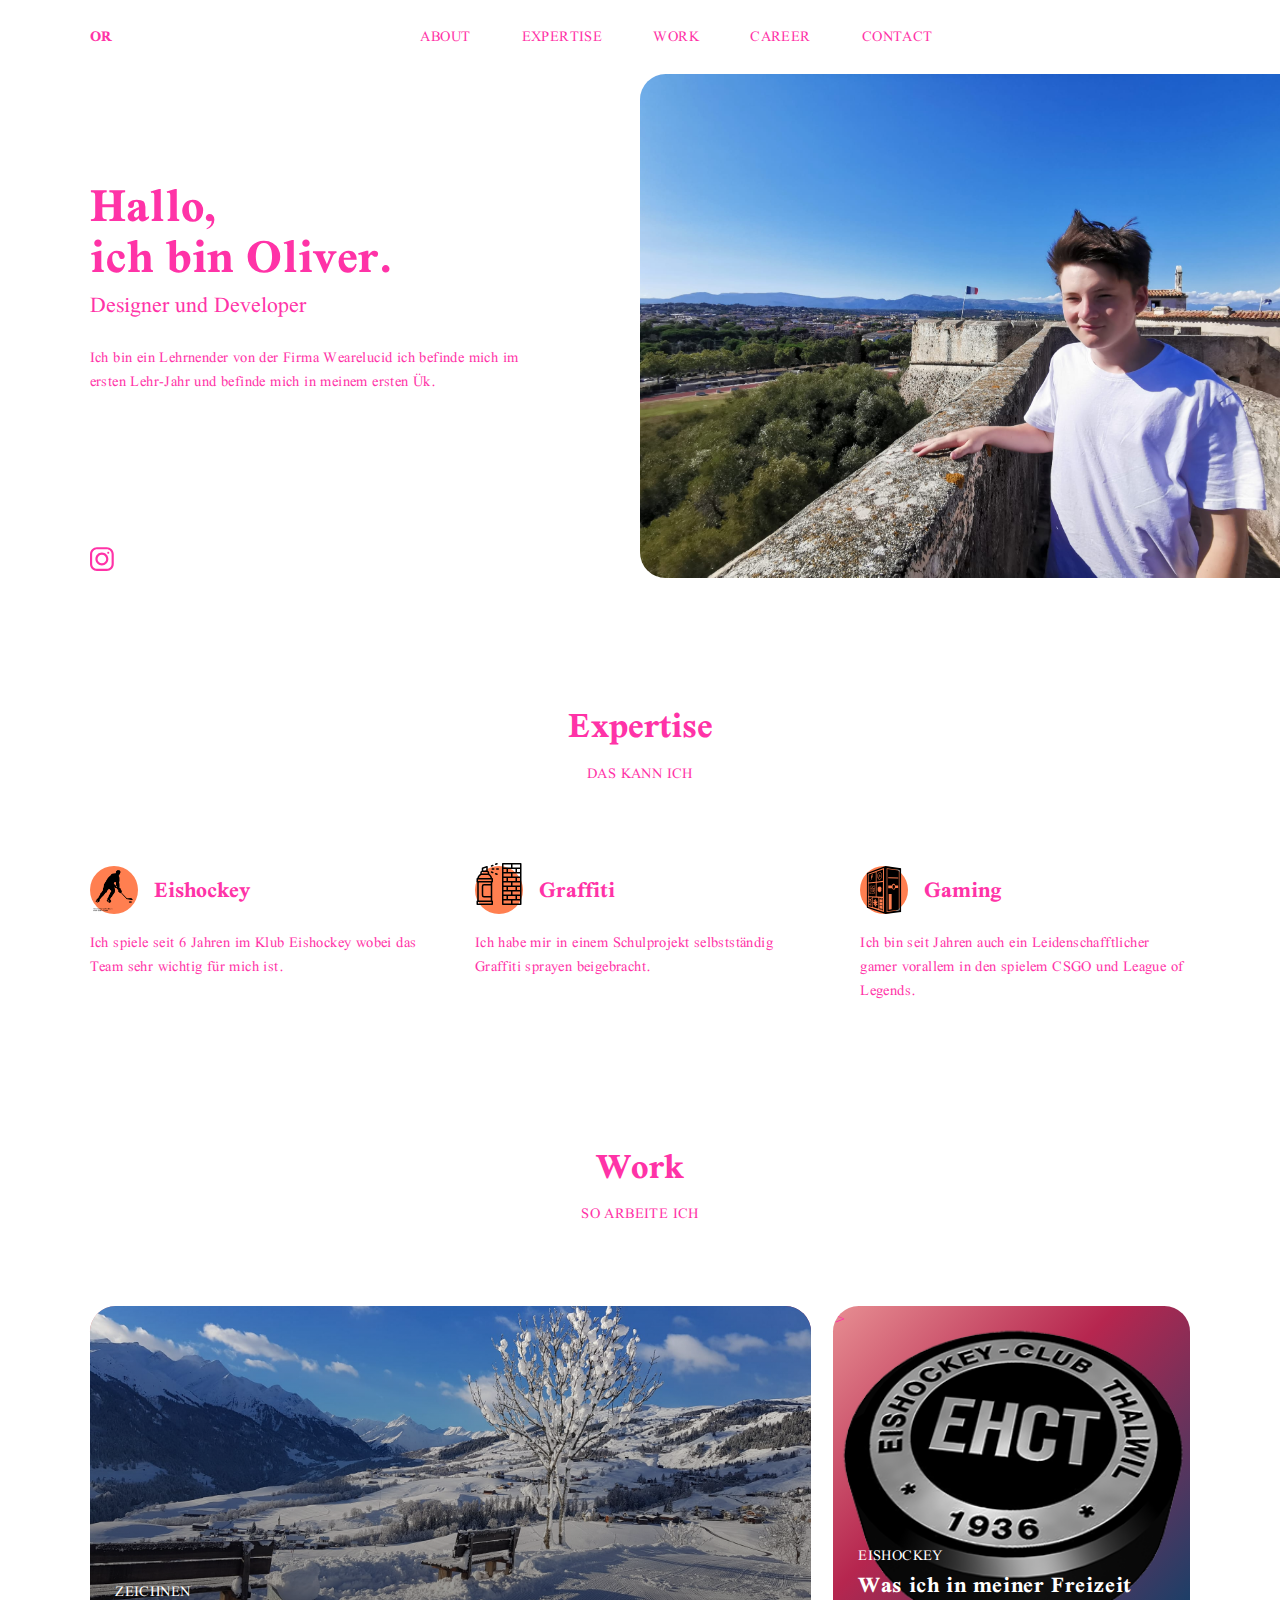
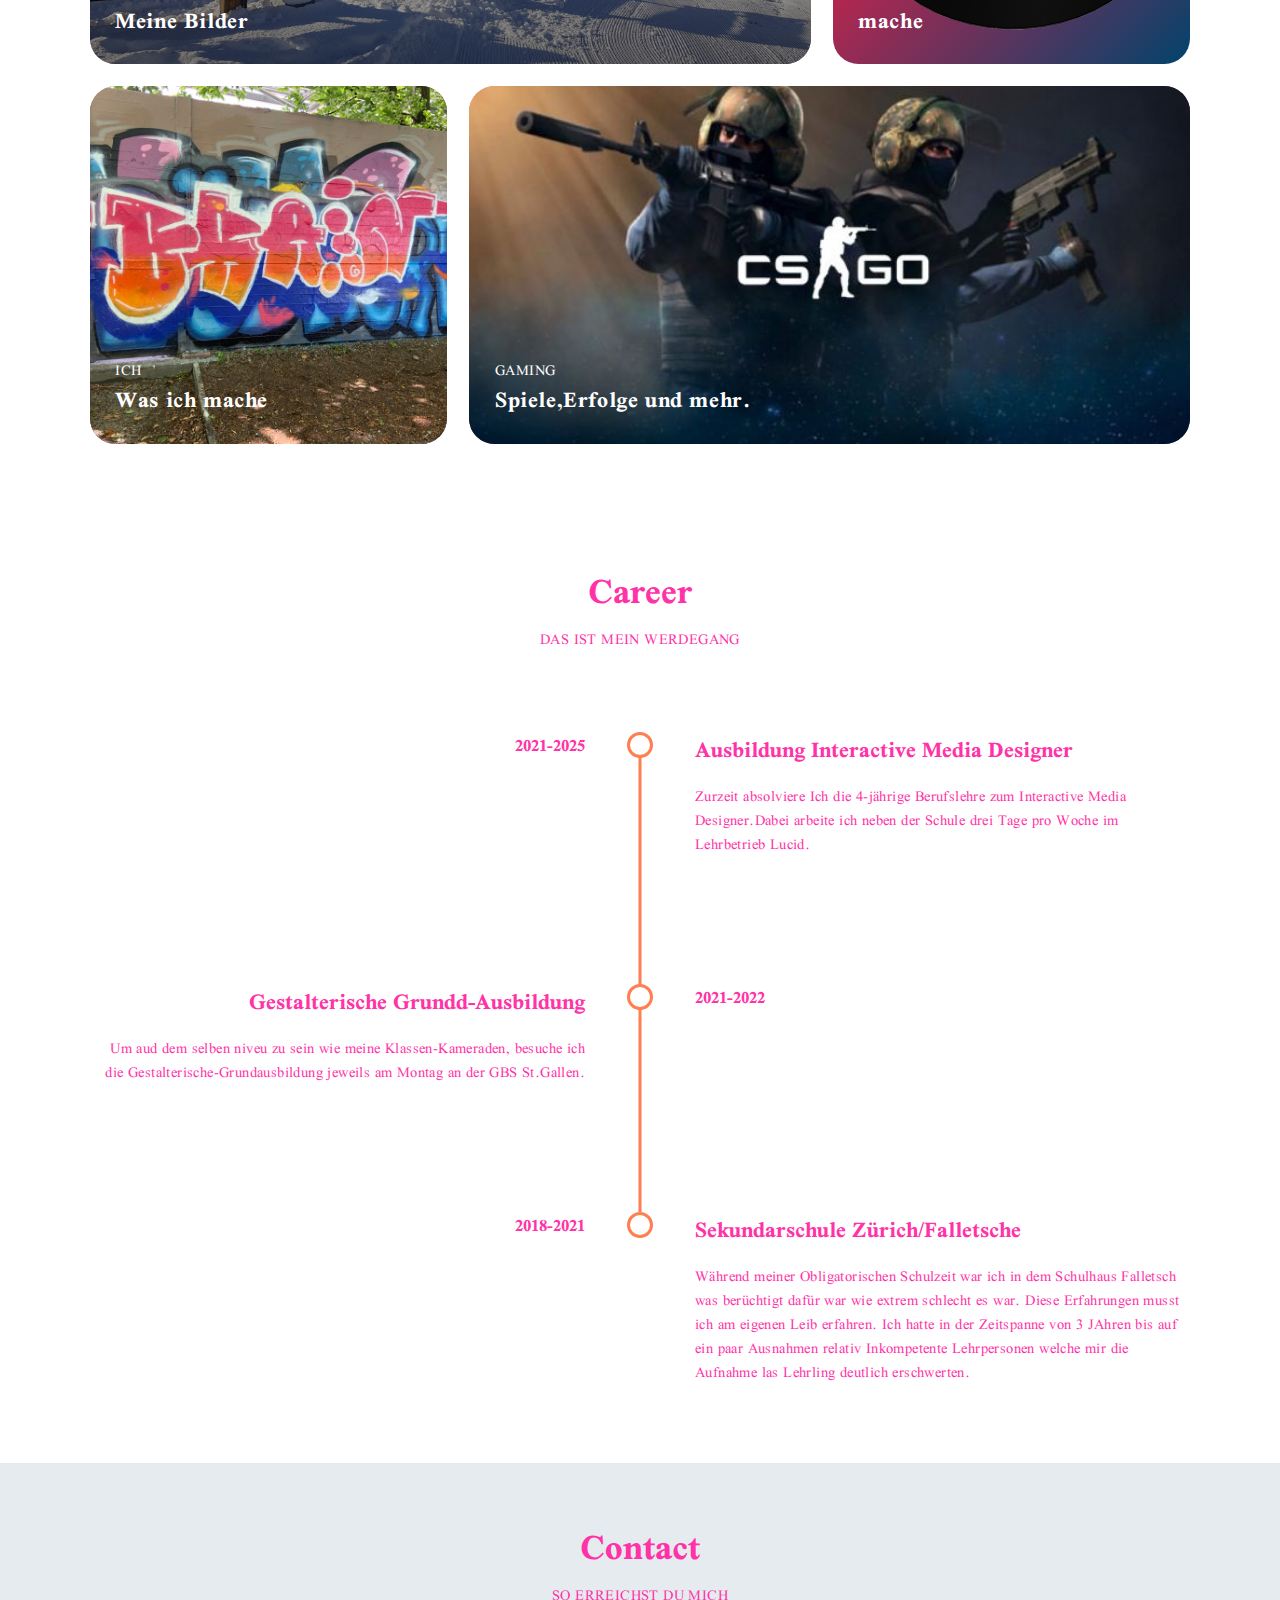
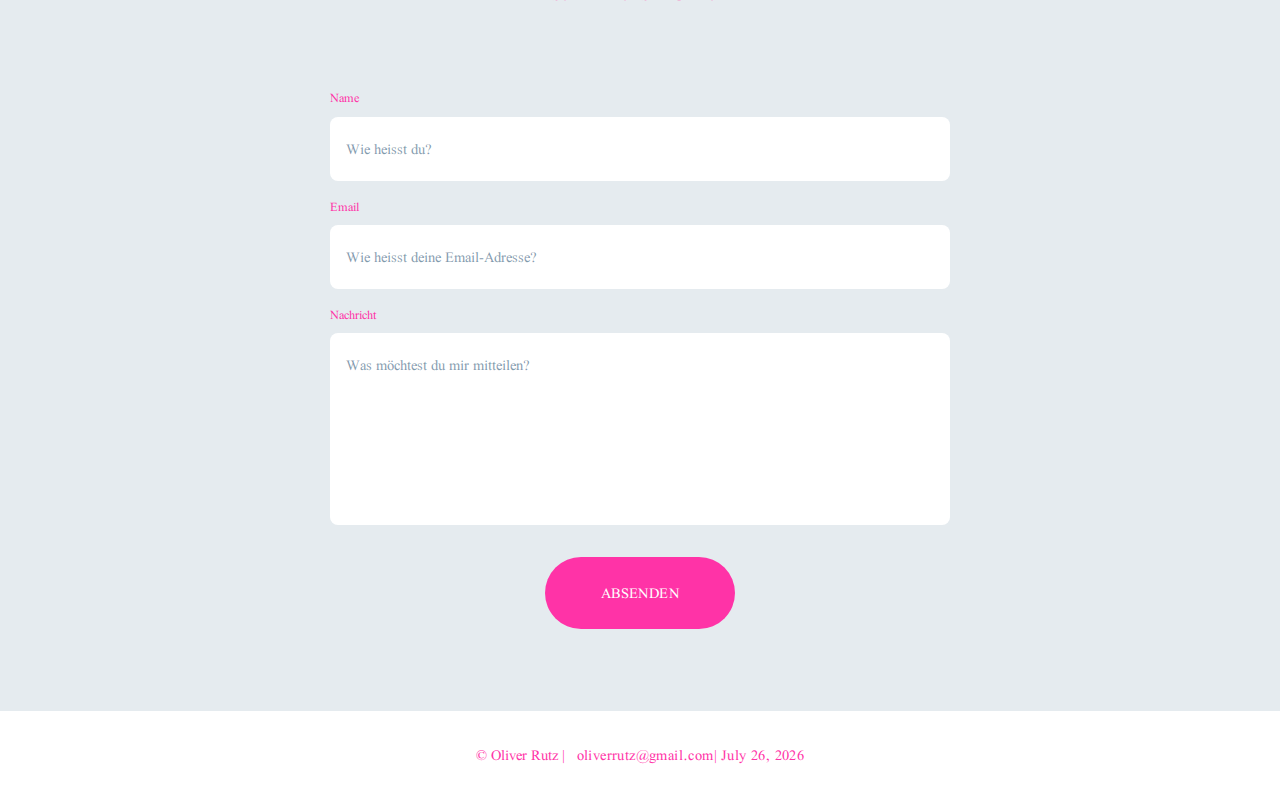
<file: index.html>
<!DOCTYPE html>
<html lang="de">

<head>
    <meta charset="UTF-8">
    <meta http-equiv="X-UA-Compatible" content="IE=edge">
    <meta name="viewport" content="width=device-width, initial-scale=1.0">
    <title>Das bin ich.</title>
    <link rel="stylesheet" href="css/style.css">

    <link href="https://fonts.googleapis.com/css2?family=Scheherazade+New&display=swap" rel="stylesheet">
</head>

<body>


    <header>

        <nav>
            <a id="logo" href="#"><strong>OR</strong></a>
            <ul>
                <a href="#">About</a>
                <a href="#expertise">Expertise</a>
                <a href="#work">Work</a>
                <a href="#career">Career</a>
                <a href="contact">Contact</a>
            </ul>
        </nav>

    </header>

    <main>  

        <section id="about">
            <div class="about_content">
                <div class="about_text">
                    <h1>Hallo, <br>ich bin Oliver.</h1>
                    <h2>Designer und Developer</h2>
                    <p>Ich bin ein Lehrnender von der Firma Wearelucid
                        ich befinde mich im ersten Lehr-Jahr und befinde mich
                        in meinem ersten Ük.</p>
                </div>
                <div class="about_social">
                    <a href="https://www.instagram.com/oliverrutzi/?hl=de" alt="Instagram">
                        <svg class="svg" width="24px" height="25px" viewBox="0 0 24 25" version="1.1"
                            xmlns="http://www.w3.org/2000/svg" xmlns:xlink="http://www.w3.org/1999/xlink">
                            <title>instagram</title>
                            <g id="instagram" stroke="none" stroke-width="1" fill="none" fill-rule="evenodd">
                                <g transform="translate(0.000000, 1.000000)" class="logo_fill" fill-rule="nonzero"
                                    id="Shape">
                                    <path
                                        d="M6.98625,0.1672137 C3.15140652,0.1672137 0,3.31440174 0,7.1534637 L0,16.9409637 C0,20.7758072 3.14718804,23.9272137 6.98625,23.9272137 L16.77375,23.9272137 C20.6085935,23.9272137 23.76,20.7800267 23.76,16.9409637 L23.76,7.1534637 C23.76,3.31862022 20.612813,0.1672137 16.77375,0.1672137 L6.98625,0.1672137 Z M6.98625,2.3272137 L16.77375,2.3272137 C19.4442185,2.3272137 21.6,4.48299522 21.6,7.1534637 L21.6,16.9409637 C21.6,19.6114322 19.4442185,21.7672137 16.77375,21.7672137 L6.98625,21.7672137 C4.31578152,21.7672137 2.16,19.6114322 2.16,16.9409637 L2.16,7.1534637 C2.16,4.48299522 4.31578152,2.3272137 6.98625,2.3272137 Z M18.25875,4.6897137 C17.7145315,4.6897137 17.28,5.12424522 17.28,5.6684637 C17.28,6.21268218 17.7145315,6.6472137 18.25875,6.6472137 C18.8029685,6.6472137 19.2375,6.21268218 19.2375,5.6684637 C19.2375,5.12424522 18.8029685,4.6897137 18.25875,4.6897137 Z M11.88,5.5672137 C8.31515652,5.5672137 5.4,8.48237022 5.4,12.0472137 C5.4,15.6120572 8.31515652,18.5272137 11.88,18.5272137 C15.4448435,18.5272137 18.36,15.6120572 18.36,12.0472137 C18.36,8.48237022 15.4448435,5.5672137 11.88,5.5672137 Z M11.88,7.7272137 C14.2804685,7.7272137 16.2,9.64674522 16.2,12.0472137 C16.2,14.4476822 14.2804685,16.3672137 11.88,16.3672137 C9.47953152,16.3672137 7.56,14.4476822 7.56,12.0472137 C7.56,9.64674522 9.47953152,7.7272137 11.88,7.7272137 Z">
                                    </path>
                                </g>
                            </g>
                        </svg>
                    </a>
                </div>
            </div>
            <div class="about_image">
                <img src="img/about/4b6e853b-4c14-4aa5-a05c-88fcd3052295.JPG" loading="lazy" alt="…" width="200"
                    height="200">>
            </div>
        </section>

        <section id="expertise">
            <div class="section_title">
                <h3>Expertise</h3>
                <p class="section_subtitle">Das kann Ich</p>
            </div>
            <div class="expertise_group">
                <div class="expertise_item">
                    <div class="expertise_title">
                        <div class="expertise_icon pink">
                            <img src="img/expertice/icons/noun_hockey_2831361.png" alt="eishockey">
                        </div>
                        <h4> Eishockey</h4>
                    </div>
                    <p>Ich spiele seit 6 Jahren im Klub Eishockey wobei das Team sehr wichtig für mich ist.
                    </p>
                </div>
                <div class="expertise_item">
                    <div class="expertise_title">
                        <div class="expertise_icon blue">
                            <img src="img/expertice/icons/noun_Graffiti_3479533.svg" alt="graffiti">
                        </div>
                        <h4>Graffiti</h4>
                    </div>
                    <p>Ich habe mir in einem Schulprojekt selbstständig Graffiti sprayen beigebracht.
                    </p>
                </div>
                <div class="expertise_item">
                    <div class="expertise_title">
                        <div class="expertise_icon yellow">
                            <img src="img/expertice/icons/pcgamingwiki.svg">
                        </div>
                        <h4>Gaming</h4>
                    </div>
                    <p>Ich bin seit Jahren auch ein Leidenschafftlicher gamer vorallem in den spielem
                        CSGO und League of Legends.</p>
                </div>

        </section>
        <section id="work">
            <div class="section_title">
                <h3>Work</h3>
                <p class="section_subtitle">So arbeite Ich</p>
            </div>
            <div class="work_group">
                <a href="detailseiten/design.html" class="work_item is-darken">
                    <img data-src="img/about/104a6f3c-e8c4-46b3-9e51-17a3c127f334.JPG" loading="lazy" alt="…"
                        width="200" height="200">

                    <div class="work_text">
                        <span class="work_label">Zeichnen</span>
                        <h4>Meine Bilder</h4>
                    </div>
                </a>
                <a href="detailseiten/development.html" class="work_item">
                    <img data-src="img/about/ehct_transparent(1).png" loading="lazy" alt="…" width="200" height="200">>
                    <div class="work_text">
                        <span class="work_label">Eishockey</span>
                        <h4>Was ich in meiner Freizeit mache</h4>
                    </div>
                </a>
                <a href="detailseiten/inspiration.html" class="work_item">
                    <img data-src="img/about/D92E91B5-BF0B-45BF-AB01-A8FDB91BBB87_1_105_c.jpeg" loading="lazy" alt="…"
                        width="200" height="200">>
                    <div class="work_text">
                        <span class="work_label">ich</span>
                        <h4>Was ich mache</h4>
                    </div>
                </a>
                <a href="detailseiten/photos.html" class="work_item">
                    <img data-src="img/about/CSGP.jpeg" loading="lazy" alt="…" width="200" height="200">>
                    <div class="work_text">
                        <span class="work_label">Gaming</span>
                        <h4>Spiele,Erfolge und mehr.</h4>
                    </div>
                </a>
            </div>
        </section>
        <section id="career">
            <div class="section_title">
                <h3>Career</h3>
                <p class="section_subtitle">Das ist mein Werdegang</p>
            </div>
            <div class="career_group">
                <div class="career_item">
                    <span class="career_date">2021-2025</span>
                    <div class="career_timeline"></div>
                    <div class="career_text">
                        <h5>Ausbildung Interactive Media Designer</h5>
                        <p>Zurzeit absolviere Ich die 4-jährige Berufslehre zum Interactive Media Designer.Dabei arbeite
                            ich neben der Schule drei Tage pro Woche im Lehrbetrieb Lucid.</p>
                    </div>
                </div>
                <div class="career_item">
                    <span class="career_date">2021-2022</span>
                    <div class="career_timeline"></div>
                    <div class="career_text">
                        <h5> Gestalterische Grundd-Ausbildung</h5>
                        <p>Um aud dem selben niveu zu sein wie meine Klassen-Kameraden, besuche ich die
                            Gestalterische-Grundausbildung jeweils am Montag an der GBS St.Gallen.</p>
                    </div>
                </div>
                <div class="career_item">
                    <span class="career_date">2018-2021</span>
                    <div class="career_timeline"></div>
                    <div class="career_text">
                        <h5>Sekundarschule Zürich/Falletsche</h5>
                        <p>Während meiner Obligatorischen Schulzeit war ich in dem Schulhaus Falletsch was berüchtigt
                            dafür war wie extrem schlecht es war.
                            Diese Erfahrungen musst ich am eigenen Leib erfahren.
                            Ich hatte in der Zeitspanne von 3 JAhren bis auf ein paar Ausnahmen relativ Inkompetente
                            Lehrpersonen welche mir die Aufnahme las Lehrling deutlich erschwerten.
                        </p>
                    </div>
        </section>
        <section id="contact">
            <div class="block_with_background">
                <div class="section_title">
                    <h3>Contact</h3>
                    <p class="section_subtitle">So erreichst du mich</p>
                </div>
                <form class="form" action="https://formspree.io/f/mjvjljod" role="form" method="post">
                    <label for="name">Name</label>
                    <input type="text" class="form_input" id="email" name="name" placeholder="Wie heisst du?" required>
                    <label for="email">Email</label>
                    <input type="email" class="form_input" id="email" name="_replyto"
                        placeholder="Wie heisst deine Email-Adresse?" required>
                    <label for="message">Nachricht</label>
                    <textarea class="form_input" rows="5" id="message" name="message" name="message"
                        placeholder="Was möchtest du mir mitteilen?" required></textarea>
                    <input type="hidden" name="_subject" id="email_subject" value="Neue Anfrage via Portfolio">
                    <button class="form_submit" value="submit" type="submit">Absenden</button>
                </form>


        </section>

    </main>
    <footer>

        &copy; Oliver Rutz |&nbsp;&nbsp; <a href="mailto:oliverrutz@gmail.com">oliverrutz@gmail.com|</a>
        <span id="spanDate"></span>
        <script type="text/javascript">
            const months = ['January', 'February', 'March', 'April', 'May', 'June', 'July',
                'August', 'September', 'October', 'November', 'December'];
            const today = new Date();
            document.getElementById("spanDate").innerHTML = months[today.getMonth()] + " " + today.getDate() + ", " + today.getFullYear();
        </script>
    </footer>

    <script src="js/script.js"></script>
</body>

</html>
</file>
<file: css/style.css>
html {
    background-color: #ffff;
}

* {
    box-sizing: border-box;
}

html, body {
    margin: 0;
    padding: 0;
}

a {
    text-decoration: none;
    color: blueviolet;
}

img, video {
    display: block;
    max-width: 100%;
}

header, footer {
    padding-left: 7vw;
    padding-right: 7vw;
}

input, textarea, button {
    -webkit-appearence: none;
    -moz-appearance: none;
    appearance: none;
    border: none;
    font-family: inherit;
    font-size: inherit;
}

html {
    font-size: (16px, 1vw), 22px;
    font-family: 'Scheherazade New', -apple-system, BlinkMacSystemFont, 'Se.woroe UI', Roboto, Oxygen, Ubuntu, Cantarell, 'Open Sans', 'Helvetica Neue', sans-serif;
    font-weight: normal;
    line-height: 1.5;
    color: #ff33a7;
}

h1, h3 {
    line-height: 1;
    margin: 0;
    color: #ff33a7
}

h1 {
    font-size: min(max(2.5rem, 4vw), 5rem);
}

h2 {
    font-weight: normal;
    font-size: normal;
    margin-top: 0.25em;
    margin-bottom: 0.25em;
}

h3 {
    font-size: min(max(1.5rem, 3vw), 3rem);
}

h4 {
    font-size: min(max(1.25rem, 3vw), 1.5rem);
    margin: 0;
}

h5 {
    font-size: min(max(1.25rem, 3vw), 1.5rem);
    margin: 0;
}

p, a, span, blockquote {
    letter-spacing: 0.025rem;
    color: #ff33a7;
}

header {
    text-transform: uppercase;
    overflow-x: auto;
    -webkit-overflow-scrolling: touch;
    background-color: white;
    position: fixed;
    right: 0;
    left: 0;
    z-index: 999;
}

main {
    padding-top: 50px;
}

nav {
    display: flex;
    margin-top: 0;
    margin-bottom: 0;
    margin-left: -2vw;
    margin-right: -2vw;
}

nav ul {
    display: flex;
    flex-wrap: nowrap;
    justify-content: center;
    flex-grow: 1;
    margin: 0;
    padding: 0;
    list-style: none;
}

nav a {
    padding: 1.5rem 2vw;
    display: inline-block;
    color: #ff33a7;
}

section {
    padding: 7vh 7vw 0 7vw;
}

.section_title {
    text-align: center;
    padding: calc(3vh + 3vw);
}

.section_subtitle {
    margin-top: 0.25;
    text-transform: uppercase;
}

#about {
    padding: 0;
    display: flex;
}

.about_image {
    overflow: hidden;
    border-radius: 2vw 0 0 2vw;
    max-height: 80vh;
}

.about_image img {
    height: 100%;
    width: 100%;
    object-fit: cover;
    object-position: 0 25%;
}

.about_content {
    flex-grow: 1;
    flex-shrink: 0;
    flex-basis: 50%;
    display: flex;
    flex-direction: column;
    padding: 0 7vw;
}

.about_text {
    flex-grow: 1;
    display: flex;
    flex-direction: column;
    justify-content: center;
    max-width: 32rem;
}

.about_social {
    margin-top: 2rem;
    display: flex;
}

.about_social a {
    margin-right: 2rem;
}

.expertise_group {
    display: flex;
    flex-wrap: wrap;
    justify-content: space-between;
}

.expertise_item {
    flex-basis: 30%;
}

.expertise_title {
    display: flex;
    align-items: center;
}

.expertise_icon {
    display: flex;
    justify-content: center;
    align-items: center;
    border-radius: 50%;
    flex-shrink: 0;
    width: 3rem;
    height: 3rem;
    background: coral;
    margin-right: 1rem;
}

.expertise_icon.blue {
    background: coral;
}

.expertise_item.yellow {
    background: coral;
}

.work_group {
    display: flex;
    justify-content: space-between;
    flex-wrap: wrap;
    margin: -1% 0;
}

.work_item {
    position: relative;
    flex-basis: 32.5%;
    overflow: hidden;
    border-radius: 2vw;
    margin: 1% 0;
    height: 0;
    padding-bottom: 32.5%;
    background: linear-gradient(to bottom right, rgba(231, 142, 146, 1) 0%, rgba(182, 38, 79, 1) 40%, rgba(2, 67, 108, 1) 100%);
}

.work_item:nth-child(3n+1) {
    flex-basis: 65.5%;
}

.work_item img {
    position: absolute;
    width: 100%;
    height: 100%;
    object-fit: cover;
}

.work_item.is-darken::before {
    content: " ";
    position: absolute;
    background: linear-gradient(to top, rgba(0, 0, 0, 0.5), rgba(0, 0, 0, 0));
    height: 100%;
    width: 100%;
    z-index: 2;
}

.work_text {
    position: absolute;
    bottom: 0;
    margin: 2vw;
    z-index: 2;
}

.work_label {
    text-transform: uppercase;
    color: white;
}

.work_item h4 {
    letter-spacing: 0.025em;
    color: white;
}

.carrer_group {
    max-width: 50rem;
    margin: 0 auto;
}

.career_item {
    display: flex;
    justify-content: center;
}

.career_timeline {
    flex-basis: 10%;
    position: relative;
    text-align: center;
}

.career_timeline:before {
    content: " ";
    display: block;
    width: 1.25rem;
    height: 1.25rem;
    border: 3px solid coral;
    background: white;
    border-radius: 50%;
    margin: 0 auto;
    position: relative;
    z-index: 2;
}

.career_timeline:after {
    content: " ";
    position: absolute;
    display: block;
    top: 0;
    left: 50%;
    transform: translateX(-50%);
    height: 100%;
    width: 3px;
    background: coral;
    z-index: 1;
}

.career_date {
    text-align: right;
    flex-basis: 45%;
    font-size: min(max(1rem, 3vw), 1.15rem);
    font-weight: bold;
    letter-spacing: normal;
}

.career_text {
    flex-basis: 45%;
    padding-bottom: 7rem;
}

.career_text h5 {
    margin: 0;
}

.career_item:nth-child(even) {
    flex-direction: row-reverse;
    text-align: right;
}

.career_item:nth-child(even) .career_date {
    text-align: left;
}

.career_item:last-child .career_timeline:after {
    display: none;
}

.career_item:last-child .career_text {
    padding-bottom: 0;
}

html {
    scroll-behavior: smooth;
}

.logo_fill {
    fill: #ff33a7;
}

.svg:hover .logo_fill {
    fill: coral;
}

#contact {
    padding: 7vh 0 0;
}

.form {
    display: flex;
    flex-direction: column;
    max-width: 50rem;
    margin: 0 auto;
    padding: 0 7vw;
}

.form label {
    font-size: 0.85rem;
}

.form_input {
    padding: 1rem;
    margin: 0.5rem 0 1rem 0;
    border-radius: 0.5rem;
    resize: none;
}

.form_input::placeholder {
    color: rgba(2, 54, 94, 0.5);
}

.form_submit {
    align-self: center;
    padding: 1.25rem 3.5rem;
    margin: 1rem 0;
    border-radius: 10rem;
    text-transform: uppercase;
    background: #ff33a7;
    color: white;
    letter-spacing: 0.025rem;
    cursor: pointer;
}

.block_with_background {
    padding-bottom: calc(3vh + 3vw);
    background: rgba(2, 54, 94, 0.1);
}

#detail .section_subtitle h1 {
    font-size: min(max(1.5rem, 3vw), 3rem);
}

.detail_mainimage {
    width: 100%;
    border-radius: 2ren;
}

.detail_content {
    max-width: 50rem;
    margin: 0 auto;
}

.detail_media {
    margin: 0;
}

.detail_media figcaption {
    text-align: center;
    margin: 1rem 0;
}

.detail_textblock {
    margin: calc(3vw + 3vh);
    text-align: center;
}

#related {
    padding: 0 calc(3vh + 3vw);
}

#related .work_group {
    padding: 0 calc(3vh + 3vw);
}

footer {
    padding: 2em 0;
    text-align: center;
}

p {
    animation-duration: 3s;
    animation-name: slidein;
}

@keyframes slidein {
    from {
        margin-left: 100%;
        width: 300%;
    }
    to {
        margin-left: 0%;
        width: 100%;
    }
}

.section_work img {
    width: 200;
    height: 200;
}
</file>
